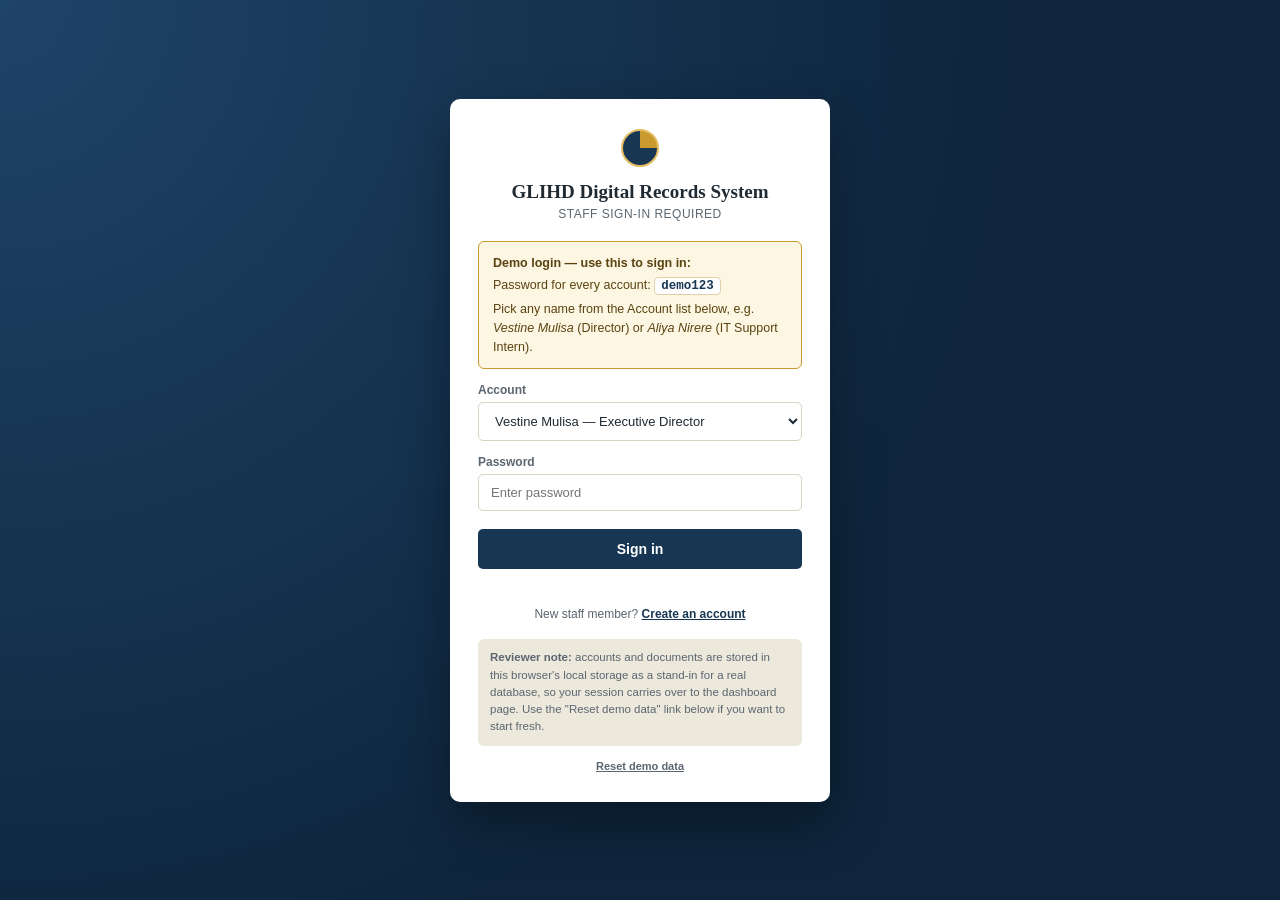
<file: index.html>
<!DOCTYPE html>
<html lang="en">
<head>
<meta charset="UTF-8">
<title>Sign In — GLIHD Digital Records System</title>
<link rel="stylesheet" href="styles.css">
</head>
<body>

<div id="loginScreen">
  <div class="login-card">
    <div class="brand-mark"></div>
    <h2>GLIHD Digital Records System</h2>
    <p class="tagline">Staff sign-in required</p>

    <div class="credentials-box">
      <strong>Demo login — use this to sign in:</strong>
      <div class="cred-line">Password for every account: <span class="cred-pass">demo123</span></div>
      <div class="cred-line">Pick any name from the Account list below, e.g. <em>Vestine Mulisa</em> (Director) or <em>Aliya Nirere</em> (IT Support Intern).</div>
    </div>

    <div id="loginPane">
      <label class="field-label" for="loginUser">Account</label>
      <select id="loginUser"></select>

      <label class="field-label" for="loginPassword">Password</label>
      <input type="password" id="loginPassword" placeholder="Enter password">

      <button class="btn-primary btn-full" id="loginBtn">Sign in</button>
      <div id="loginError"></div>

      <div class="switch-mode">
        New staff member? <button class="link-btn" id="showSignupBtn" type="button">Create an account</button>
      </div>
    </div>

    <div id="signupPane" style="display:none;">
      <label class="field-label" for="signupName">Full name</label>
      <input type="text" id="signupName" placeholder="e.g. Diane Uwimana">

      <label class="field-label" for="signupDept">Department</label>
      <select id="signupDept">
        <option value="admin">Admin</option>
        <option value="legal">Legal Aid</option>
        <option value="advocacy">Advocacy</option>
        <option value="finance">Finance</option>
      </select>

      <label class="field-label" for="signupPassword">Choose a password</label>
      <input type="password" id="signupPassword" placeholder="At least 6 characters">

      <label class="field-label" for="signupPassword2">Confirm password</label>
      <input type="password" id="signupPassword2" placeholder="Re-enter password">

      <button class="btn-primary btn-full" id="signupBtn">Create account</button>
      <div id="signupError"></div>

      <div class="switch-mode">
        Already have an account? <button class="link-btn" id="showLoginBtn" type="button">Back to sign in</button>
      </div>
    </div>

    <div class="login-hint">
      <strong>Reviewer note:</strong> accounts and documents are stored in this browser's local storage as a stand-in for a real database, so your session carries over to the dashboard page. Use the "Reset demo data" link below if you want to start fresh.
    </div>
    <button class="reset-link" id="resetBtn" type="button">Reset demo data</button>
  </div>
</div>

<script src="data.js"></script>
<script src="login.js"></script>
</body>
</html>
</file>
<file: styles.css>
:root{
    --navy:#173654;
    --navy-deep:#0e253c;
    --gold:#c99a2e;
    --gold-light:#e4bd63;
    --paper:#f6f4ee;
    --paper-dim:#ece8dc;
    --line:#d9d3c2;
    --ink:#1f2a33;
    --ink-soft:#5b6670;
    --green:#3c6b47;
    --red:#9c3b3b;
  }
  *{box-sizing:border-box;}
  body{
    margin:0;
    font-family:"Segoe UI",Helvetica,Arial,sans-serif;
    background:var(--paper);
    color:var(--ink);
  }
  h1,h2,h3{ font-family:Georgia,"Times New Roman",serif; margin:0; }

  /* Top bar */
  .topbar{
    background:var(--navy-deep);
    color:#fff;
    padding:14px 24px;
    display:flex;
    align-items:center;
    justify-content:space-between;
    border-bottom:4px solid var(--gold);
  }
  .brand{ display:flex; align-items:center; gap:12px; }
  .brand-mark{
    width:38px;height:38px;border-radius:50%;
    background:conic-gradient(var(--gold) 0 25%, var(--navy) 0 100%);
    border:2px solid var(--gold-light);
    flex:none;
  }
  .brand-text h1{ font-size:18px; letter-spacing:.3px; }
  .brand-text p{ margin:0; font-size:11px; color:#c9d3db; letter-spacing:.5px; text-transform:uppercase; }

  .role-switch{ display:flex; align-items:center; gap:10px; font-size:13px; }
  .role-switch select{
    background:var(--navy);
    color:#fff;
    border:1px solid var(--gold);
    padding:6px 10px;
    border-radius:4px;
    font-size:13px;
  }
  .user-pill{
    background:var(--navy);
    border:1px solid #2c4d6e;
    border-radius:20px;
    padding:4px 12px;
    font-size:12px;
    color:#dbe4ec;
  }

  /* Layout */
  .shell{ display:grid; grid-template-columns:230px 1fr 300px; min-height:calc(100vh - 68px); }
  @media (max-width:980px){ .shell{ grid-template-columns:1fr; } .audit-panel{ order:3; } .sidebar{order:1;} }

  .sidebar{
    background:var(--navy);
    color:#e8edf1;
    padding:20px 14px;
  }
  .sidebar h3{ font-size:11px; text-transform:uppercase; letter-spacing:1px; color:var(--gold-light); margin-bottom:10px; }
  .folder-item{
    display:flex; justify-content:space-between; align-items:center;
    padding:9px 10px; border-radius:5px; margin-bottom:4px;
    cursor:pointer; font-size:14px; color:#dfe6ec;
  }
  .folder-item:hover{ background:#20456a; }
  .folder-item.active{ background:var(--gold); color:var(--navy-deep); font-weight:600; }
  .folder-count{ font-size:11px; opacity:.75; }
  .sidebar-note{
    margin-top:22px; padding:12px; background:#0e253c; border:1px solid #24476a;
    border-radius:6px; font-size:12px; color:#b7c4cf; line-height:1.5;
  }

  .main{ padding:22px 26px; }
  .main-head{ display:flex; justify-content:space-between; align-items:flex-end; margin-bottom:16px; flex-wrap:wrap; gap:10px;}
  .main-head h2{ font-size:20px; }
  .main-head p{ margin:4px 0 0; color:var(--ink-soft); font-size:13px; }

  .toolbar{ display:flex; gap:10px; margin-bottom:16px; flex-wrap:wrap; }
  input[type=text]{
    flex:1; min-width:180px; padding:9px 12px; border:1px solid var(--line);
    border-radius:5px; font-size:13px; background:#fff;
  }
  button{
    font-family:inherit; font-size:13px; font-weight:600; cursor:pointer;
    border-radius:5px; padding:9px 14px; border:1px solid transparent;
  }
  .btn-primary{ background:var(--navy); color:#fff; }
  .btn-primary:hover{ background:var(--navy-deep); }
  .btn-secondary{ background:#fff; color:var(--navy); border-color:var(--line); }
  .btn-secondary:hover{ background:var(--paper-dim); }
  .btn-danger{ background:#fff; color:var(--red); border-color:#e0c4c4; }
  .btn-danger:hover{ background:#faefef; }
  .btn-disabled, button:disabled{ opacity:.4; cursor:not-allowed; }

  table{ width:100%; border-collapse:collapse; background:#fff; border:1px solid var(--line); border-radius:6px; overflow:hidden;}
  thead th{
    text-align:left; font-size:11px; text-transform:uppercase; letter-spacing:.5px;
    color:var(--ink-soft); background:var(--paper-dim); padding:10px 12px; border-bottom:1px solid var(--line);
  }
  tbody td{ padding:11px 12px; font-size:13px; border-bottom:1px solid #eee; vertical-align:middle;}
  tbody tr:last-child td{ border-bottom:none; }
  .file-name{ font-weight:600; }
  .tag{
    display:inline-block; font-size:11px; padding:2px 8px; border-radius:10px;
    background:var(--paper-dim); color:var(--ink-soft); border:1px solid var(--line);
  }
  .row-actions{ display:flex; gap:6px; }
  .row-actions button{ padding:5px 10px; font-size:12px; }

  .empty{ padding:40px 12px; text-align:center; color:var(--ink-soft); font-size:13px; }

  /* Audit panel */
  .audit-panel{ background:#fff; border-left:1px solid var(--line); padding:20px; }
  .audit-panel h3{ font-size:13px; text-transform:uppercase; letter-spacing:.5px; color:var(--ink-soft); margin-bottom:4px;}
  .audit-panel .sub{ font-size:11px; color:var(--ink-soft); margin-bottom:14px; }
  .audit-entry{
    border-left:2px solid var(--gold); padding:8px 0 8px 12px; margin-bottom:10px; font-size:12.5px;
  }
  .audit-entry .action{ font-weight:700; color:var(--navy); }
  .audit-entry .meta{ color:var(--ink-soft); margin-top:2px; }
  .locked-banner{
    background:#fdf6e3; border:1px solid var(--gold); color:#7a5a12;
    padding:8px 10px; border-radius:6px; font-size:12px; margin-bottom:14px;
  }
  .dashboard-cards{ display:grid; grid-template-columns:repeat(3,1fr); gap:12px; margin-bottom:18px; }
  .card{ background:#fff; border:1px solid var(--line); border-radius:6px; padding:14px; }
  .card .num{ font-family:Georgia,serif; font-size:26px; color:var(--navy); }
  .card .lbl{ font-size:11px; text-transform:uppercase; letter-spacing:.5px; color:var(--ink-soft); }

  /* Confidentiality badges */
  .conf-tag{ display:inline-block; font-size:10.5px; font-weight:700; padding:2px 8px; border-radius:10px; letter-spacing:.3px; }
  .conf-Public{ background:#e6f2e8; color:var(--green); border:1px solid #bfe0c6; }
  .conf-Internal{ background:#e8f0f8; color:#2a5788; border:1px solid #c4d8ea; }
  .conf-Confidential{ background:#faf1de; color:#8a6415; border:1px solid #ecd9ad; }
  .conf-Executive{ background:#f8e6e6; color:var(--red); border:1px solid #ecc3c3; }
  select#confFilter{ padding:9px 10px; border:1px solid var(--line); border-radius:5px; font-size:13px; background:#fff; color:var(--ink); }

  /* Notifications bell */
  .bell-wrap{ position:relative; }
  .bell-btn{
    background:var(--navy); color:#fff; border:1px solid #2c4d6e; border-radius:20px;
    padding:6px 12px; font-size:12px; display:flex; align-items:center; gap:6px; cursor:pointer;
  }
  .bell-btn:hover{ background:#20456a; }
  .bell-dot{ width:7px; height:7px; border-radius:50%; background:var(--gold); display:inline-block; }
  .bell-panel{
    position:absolute; right:0; top:calc(100% + 8px); width:280px; background:#fff; color:var(--ink);
    border:1px solid var(--line); border-radius:8px; box-shadow:0 8px 24px rgba(0,0,0,.18);
    padding:10px; z-index:20; display:none;
  }
  .bell-panel.open{ display:block; }
  .bell-panel h4{ font-size:11px; text-transform:uppercase; letter-spacing:.5px; color:var(--ink-soft); margin:2px 0 8px 4px; }
  .notif-item{ padding:8px 6px; border-bottom:1px solid #f0ede4; font-size:12.5px; line-height:1.4; }
  .notif-item:last-child{ border-bottom:none; }
  .notif-item b{ color:var(--navy); }
  .notif-time{ color:var(--ink-soft); font-size:11px; }

  /* Login screen */
  #loginScreen{
    min-height:100vh; display:flex; align-items:center; justify-content:center;
    background:radial-gradient(circle at top left, #1e4468, var(--navy-deep) 65%);
    padding:20px;
  }
  .login-card{
    width:100%; max-width:380px; background:#fff; border-radius:10px;
    box-shadow:0 20px 50px rgba(0,0,0,.35); padding:30px 28px; text-align:left;
  }
  .login-card .brand-mark{ margin:0 auto 14px; }
  .login-card h2{ font-size:19px; text-align:center; }
  .login-card p.tagline{ text-align:center; color:var(--ink-soft); font-size:12px; margin:4px 0 20px; text-transform:uppercase; letter-spacing:.5px; }
  .field-label{ font-size:12px; font-weight:600; color:var(--ink-soft); display:block; margin:14px 0 5px; }
  .login-card select, .login-card input[type=password]{
    width:100%; padding:10px 12px; border:1px solid var(--line); border-radius:5px; font-size:13px; background:#fff; color:var(--ink);
  }
  #loginError{ color:var(--red); font-size:12px; margin-top:10px; min-height:14px; }
  .login-hint{
    margin-top:18px; padding:10px 12px; background:var(--paper-dim); border-radius:6px;
    font-size:11.5px; color:var(--ink-soft); line-height:1.5;
  }
  .btn-full{ width:100%; margin-top:18px; padding:11px; font-size:14px; }
  .logout-link{
    background:none; border:none; color:#c9d3db; font-size:12px; text-decoration:underline;
    cursor:pointer; padding:0;
  }

  /* Ownership / privacy indicators */
  .lock-tag{
    display:inline-block; font-size:10.5px; font-weight:700; padding:2px 8px; border-radius:10px;
    background:#eee5d8; color:#7a5a12; border:1px solid #e0cfa8; margin-left:4px;
  }

/* Credentials box (very visible demo login info) */
.credentials-box{
  margin-bottom:6px; padding:12px 14px; background:#fdf6e3; border:1px solid var(--gold);
  border-radius:6px; font-size:12.5px; color:#5a4310; line-height:1.5;
}
.credentials-box .cred-line{ margin-top:4px; }
.credentials-box .cred-pass{
  font-family:"Courier New",monospace; font-weight:700; background:#fff; padding:1px 6px;
  border-radius:4px; border:1px solid #e0cfa8; color:var(--navy);
}

/* Sign-up pane reuses login-card field styles */
.login-card input[type=text]{
  width:100%; padding:10px 12px; border:1px solid var(--line); border-radius:5px; font-size:13px; background:#fff; color:var(--ink);
}
.switch-mode{ margin-top:14px; font-size:12px; text-align:center; color:var(--ink-soft); }
.link-btn{
  background:none; border:none; color:var(--navy); font-weight:700; text-decoration:underline;
  cursor:pointer; padding:0; font-size:12px; font-family:inherit;
}
#signupError{ color:var(--red); font-size:12px; margin-top:10px; min-height:14px; }

/* Reset-demo-data link on the login screen */
.reset-link{
  display:block; margin:14px auto 0; background:none; border:none; color:var(--ink-soft);
  font-size:11px; text-decoration:underline; cursor:pointer; padding:0; text-align:center; width:100%;
}
</file>
